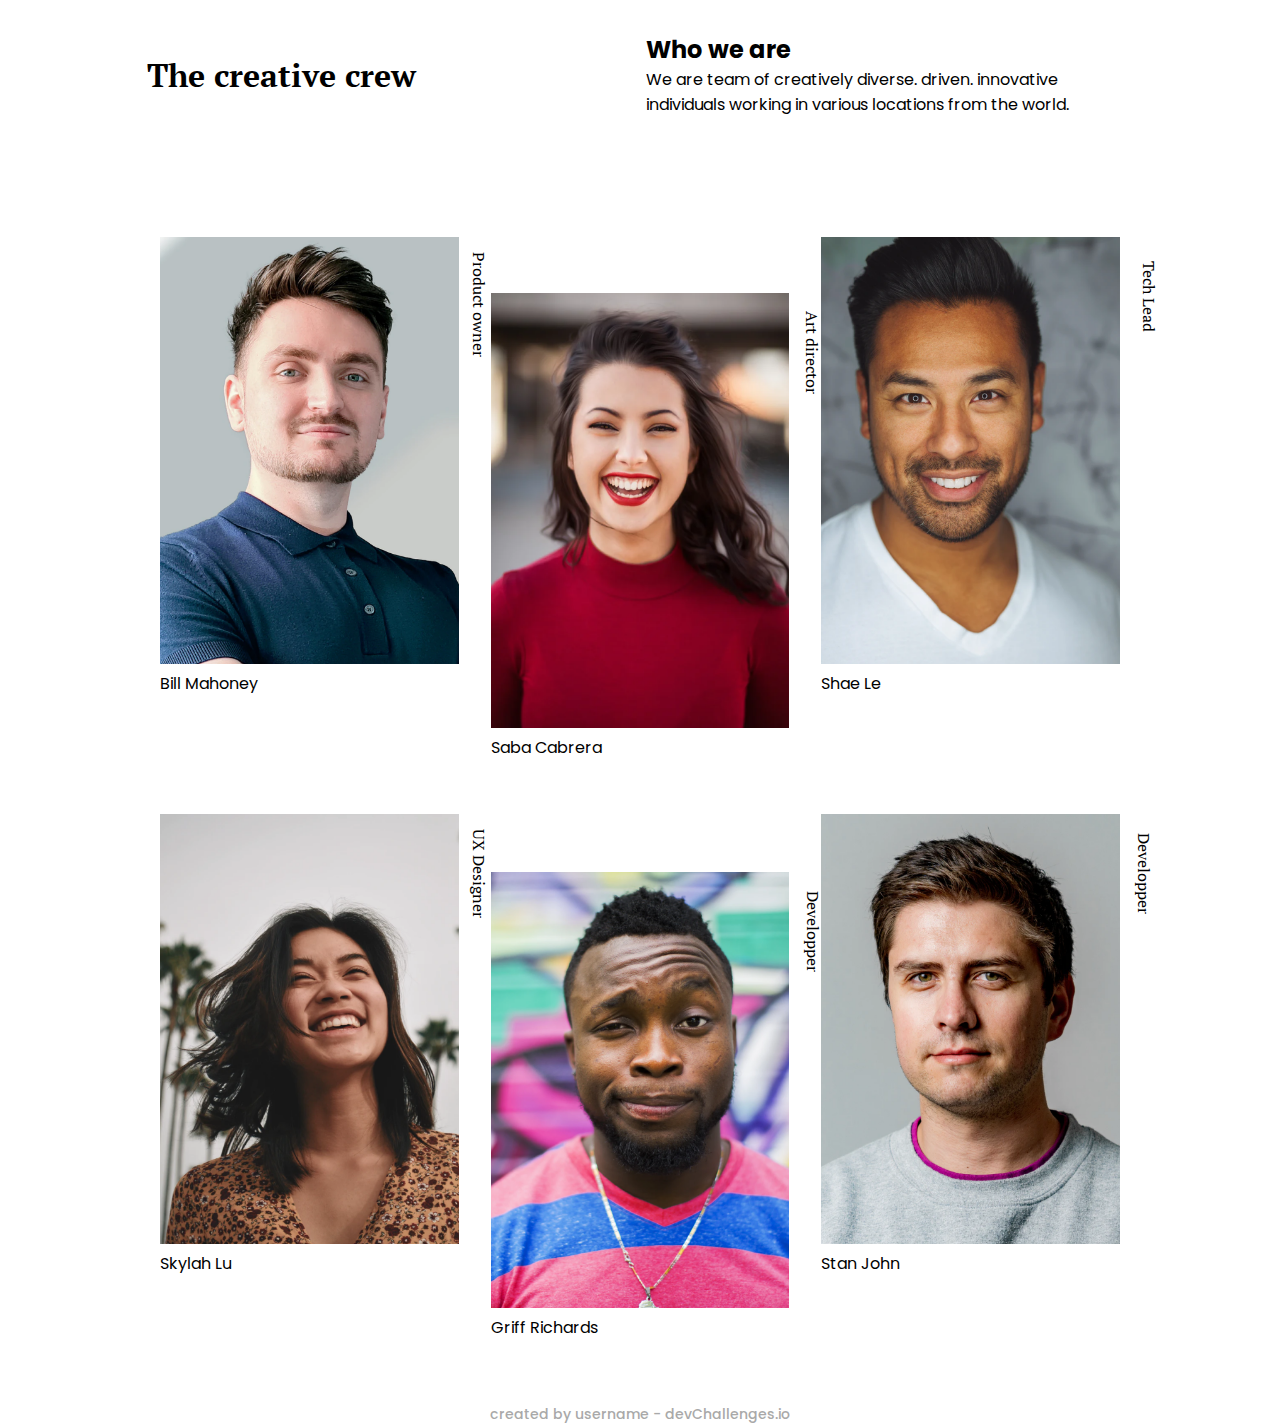
<file: My team page/src/index.html>
<!DOCTYPE html>
<html lang="en">
<head>
  <meta charset="UTF-8">
  <meta http-equiv="X-UA-Compatible" content="IE=edge">
  <meta name="viewport" content="width=device-width, initial-scale=1.0">
  <title>My team page</title>
  <link rel="stylesheet" href="css/style.css">
</head>
<body>
  <div class="header">
    <h1>The creative crew</h1>
    <div class="who-we-are">
        <h2>
            Who we are
        </h2>
        <p>We are team of creatively diverse.  driven.  innovative individuals working in various locations from the world.</p>
    </div>
</div>

  <section class="about">
      <div class="member">
        <img src="images/photo1.png" alt="">
        <p class="name">Bill Mahoney</p>
    </div>
    <div class="member">
        <img src="images/photo2.png" alt="">
        <p class="name">Saba Cabrera</p>
    </div>
    <div class="member">
        <img src="images/photo3.png" alt="">
        <p class="name">Shae Le</p>
    </div>
    <div class="member">
        <img src="images/photo4.png" alt="">
        <p class="name">Skylah Lu</p>
    </div>
    <div class="member">
        <img src="images/photo5.png" alt="">
        <p class="name">Griff Richards</p>
    </div>
    <div class="member">
        <img src="images/photo6.png" alt="">
        <p class="name">Stan John</p>
    </div>
  </section>

  <footer>
    <div class="text">created by username - devChallenges.io</div>
  </footer>
</body>
</html>
</file>
<file: My team page/src/css/style.css>
@import url('https://fonts.googleapis.com/css2?family=Poppins:wght@400;500;600;700&display=swap');
@import url('https://fonts.googleapis.com/css2?family=PT+Serif:wght@700&display=swap');
*{
    margin: 0;
    padding: 0;
    font-family: 'Poppins', sans-serif;
}

.header h1{
  font-family: 'PT Serif', serif;
}

.header{
  display: flex;
  justify-content: space-around;
  align-items: center;
  padding: 2rem;
  width: 100%;
  box-sizing: border-box;
}
.who-we-are{
  width: 40%;

}

.about {
  display: grid;
  grid-template-columns: repeat(3, 1fr);
  gap: 2rem;
  padding: 4rem 10rem;
}

.member {
  max-width: 300px;
  margin: auto;
  margin-bottom: 4rem;
  position: relative;
}

.member img {
  width: 100%;
}

.member:nth-child(3n + 2) {
  margin-bottom: 0;
  margin-top: 5rem;
}

.member:nth-child(5) {
  margin-top: 5rem;
}


.member:first-child:after{
  content: 'Product owner';
  padding-bottom: 1rem;
}
.member:nth-child(2)::after{
  content: 'Art director';
}
.member:nth-child(3)::after{
  content: 'Tech Lead';
}
.member:nth-child(4)::after{
  content: 'UX Designer';
}
.member:nth-child(5)::after,.member:nth-child(6)::after {
  content: 'Developper';
}

.member::after{
  color: black;
  font-family: 'PT Serif', serif;
  position: absolute;
  right: -4rem;
  top: 3rem;
  transform: rotate(90deg);
}

.text {
  font-weight: 500;
  font-size: 14px;
  text-align: center;
  color: #A9A9A9;
}

@media screen and (max-width: 768px) {
  .header{
      flex-direction: column;
      gap: 2rem;
      align-items: flex-start;
  }
  .who-we-are{
      width: 90%;
  
  }
  .bodyContainer{
      display: grid;
      grid-template-columns: repeat(2, 1fr);
      gap: 2rem;
      width: 85%;
      padding: 4rem 0;
      margin: auto;
      /* margin-right: ; */
  }
  .member:nth-child(2n + 2){
      margin-bottom: 0;
      margin-top: 5rem;
  }
}


@media screen and (min-width: 769px) {
    
  .member:nth-child(3n + 2){
      margin-bottom: 0;
      margin-top: 5rem;
  }
}

@media (max-width: 320px) { 
  .about {
      padding: 2rem 1rem;
      grid-template-columns: repeat(2, 1fr);
  }
  .member:first-child:after{
    content: 'Product owner';
    font-size: 10px;
    padding: 0;
    padding-right: 40px;
  }
  .name {
    font-weight: 600;
    font-size: 14px;
  }
  .member:nth-child(2):after{
    font-size: 10px;
    padding: 0;
    padding-right: 55px;
  }
  .member:nth-child(3):after{
    font-size: 10px;
    padding-right: 55px;
  }
  .member:nth-child(4):after{
    font-size: 10px;
    padding-right: 50px;
  }
  .member:nth-child(5) {
    margin-top: 0px;
  }
  .member:nth-child(5)::after{
    font-size: 10px;
    padding-right: 50px;
  } 
  .member:nth-child(6)::after{
    font-size: 10px;
    padding-right: 55px;
  }
}
</file>
